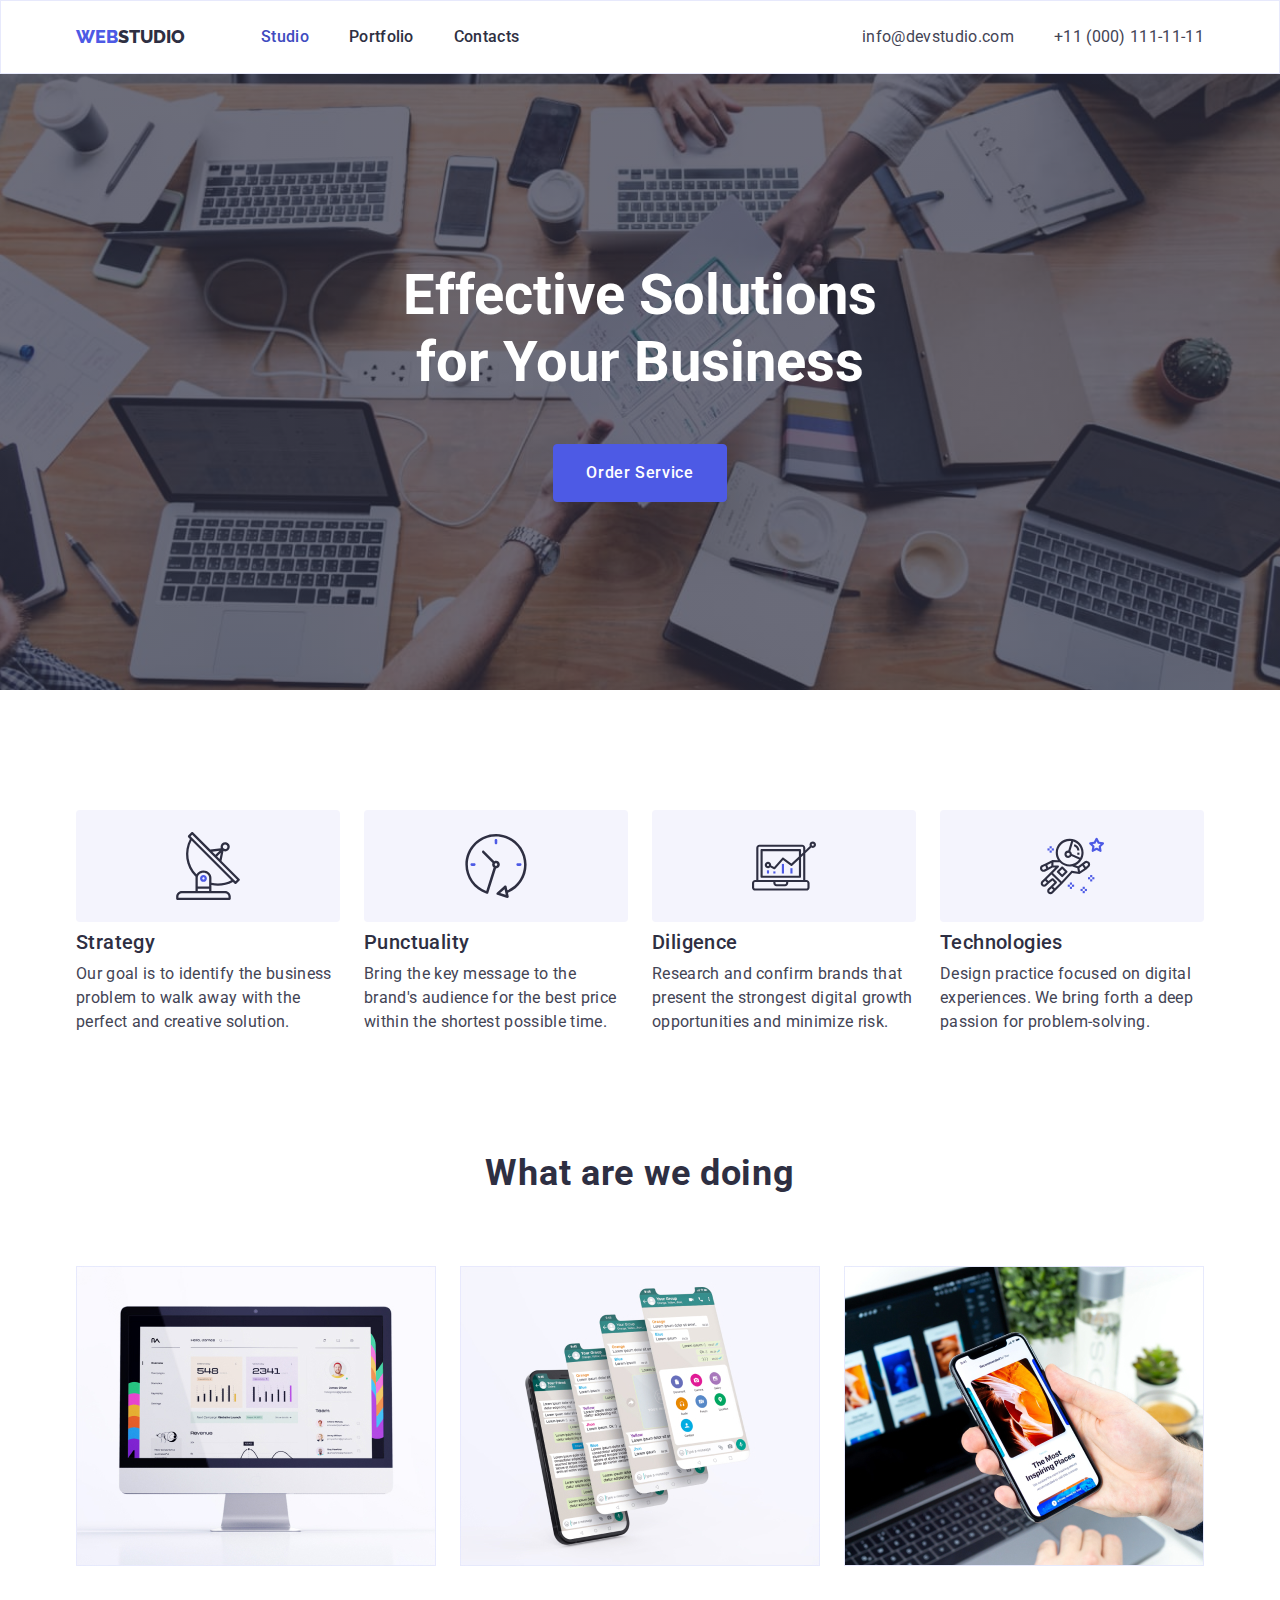
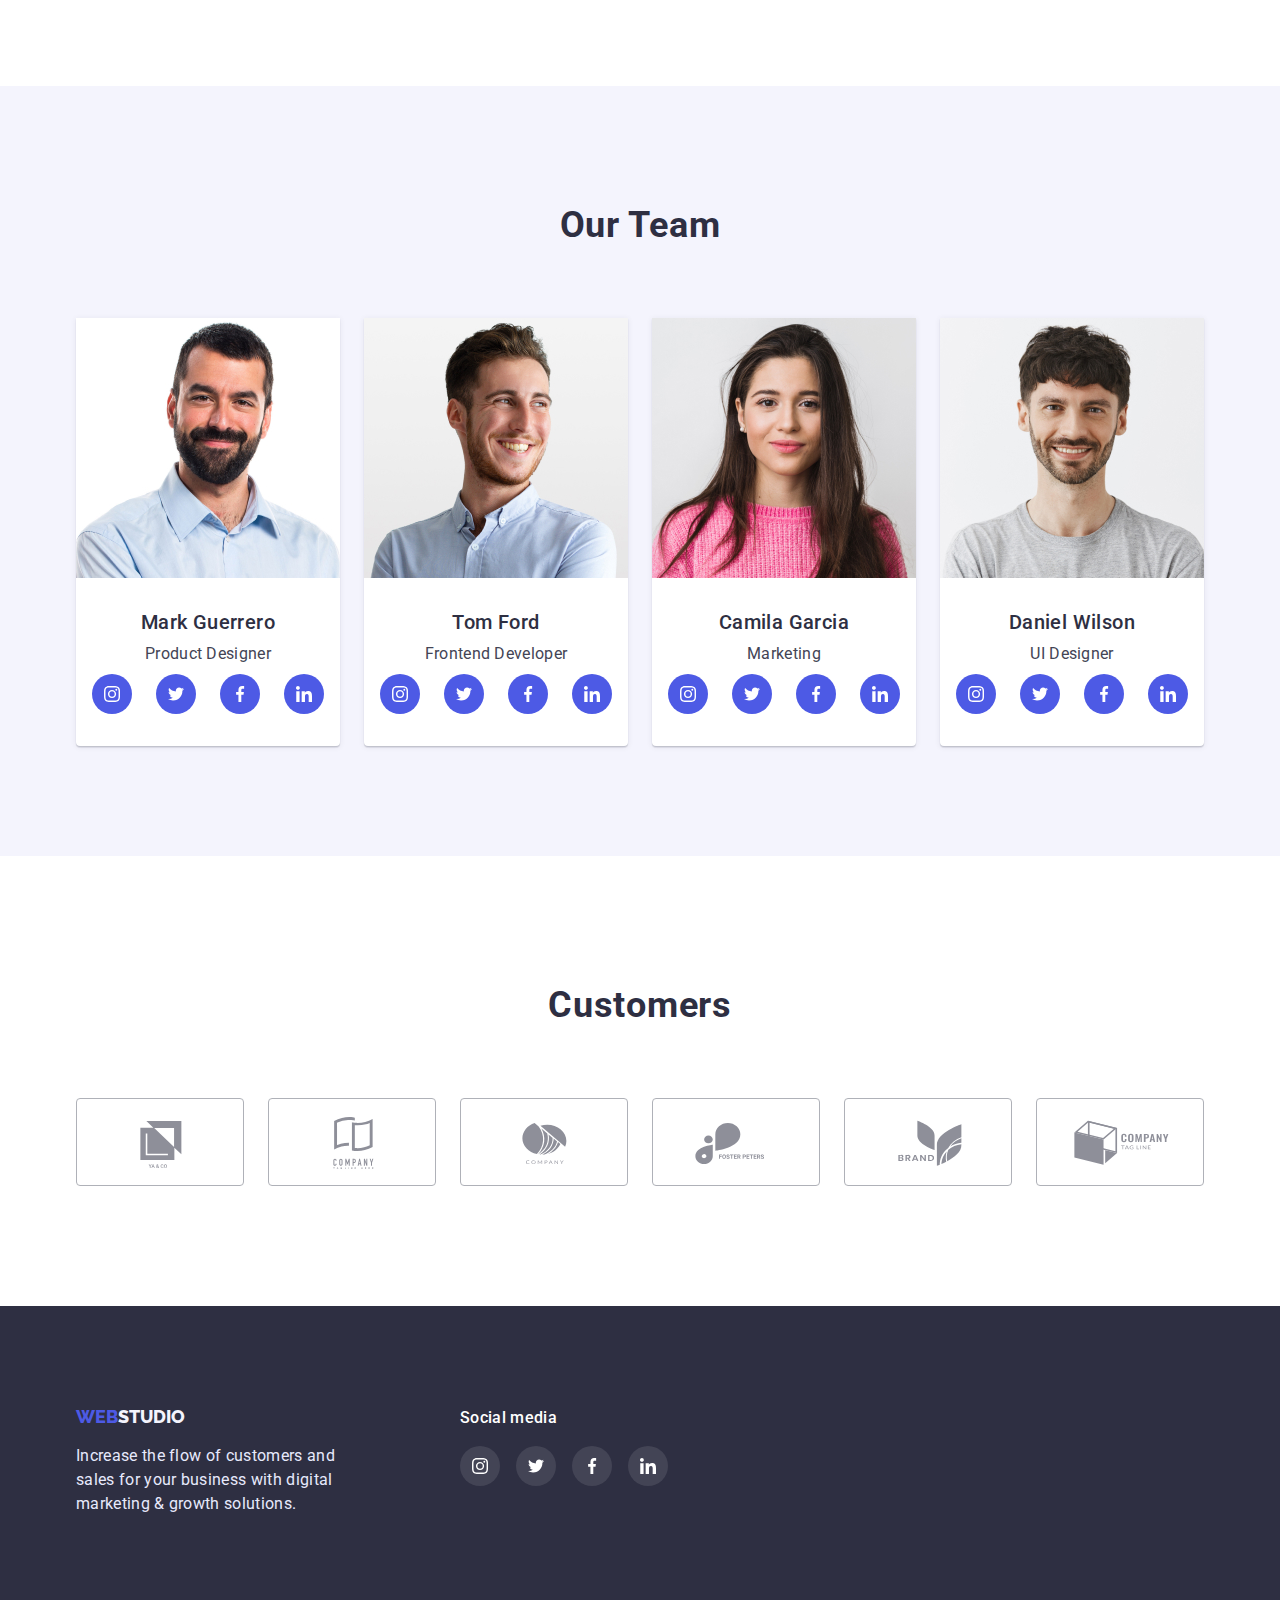
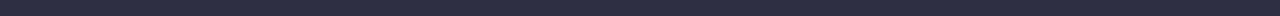
<file: index.html>
<!DOCTYPE html>
<html lang="en">
  <head>
    <meta charset="UTF-8" />
    <meta name="viewport" content="width=device-width, initial-scale=1.0" />
    <title>Web Studio</title>
    <link rel="preconnect" href="https://fonts.googleapis.com" />
    <link rel="preconnect" href="https://fonts.gstatic.com" crossorigin />
    <link
      href="https://fonts.googleapis.com/css2?family=Raleway:wght@800&family=Roboto:wght@400;500;700;900&display=swap"
      rel="stylesheet"
    />
    <link
      rel="stylesheet"
      href="https://cdnjs.cloudflare.com/ajax/libs/modern-normalize/1.1.0/modern-normalize.min.css"
    />
    <link rel="stylesheet" href="./css/styles.css" />
  </head>

  <body>
    <!--Шапка сайту-->
    <header class="header">
      <div class="container">
        <nav class="header-navigation">
          <a href="./index.html" class="header-logo-link"
            ><span class="header-logo-web">WEB</span>STUDIO</a
          >
          <ul class="header-list">
            <li class="header-item">
              <a href="" class="header-link current">Studio</a>
            </li>
            <li class="header-item">
              <a href="./portfolio.html" class="header-link">Portfolio</a>
            </li>
            <li class="header-item">
              <a href="" class="header-link">Contacts</a>
            </li>
          </ul>
        </nav>
        <div class="header-address">
          <ul class="address-list">
            <li class="address-item">
              <a href="mailto:info@devstudio.com" class="header-mail-link"
                >info@devstudio.com</a
              >
            </li>
            <li class="address-item">
              <a href="tel:+110001111111" class="header-tel-link"
                >+11 (000) 111-11-11</a
              >
            </li>
          </ul>
        </div>
      </div>
    </header>

    <!--Герой сторінки-->
    <main>
      <section class="hero">
        <h1 class="hero-title">Effective Solutions for Your Business</h1>
        <button type="button" class="hero-btn">Order Service</button>
      </section>

      <!--Наші переваги-->
      <section class="advantages section">
        <div class="container">
          <ul class="advantages-list">
            <li class="advantages-item icon-strategy">
              <h3 class="advantages-title">Strategy</h3>
              <p class="advantages-subtitle">
                Our goal is to identify the business problem to walk away with
                the perfect and creative solution.
              </p>
            </li>

            <li class="advantages-item icon-punctuality">
              <h3 class="advantages-title">Punctuality</h3>

              <p class="advantages-subtitle">
                Bring the key message to the brand's audience for the best price
                within the shortest possible time.
              </p>
            </li>

            <li class="advantages-item icon-diligence">
              <h3 class="advantages-title">Diligence</h3>

              <p class="advantages-subtitle">
                Research and confirm brands that present the strongest digital
                growth opportunities and minimize risk.
              </p>
            </li>

            <li class="advantages-item icon-technologies">
              <h3 class="advantages-title">Technologies</h3>

              <p class="advantages-subtitle">
                Design practice focused on digital experiences. We bring forth a
                deep passion for problem-solving.
              </p>
            </li>
          </ul>
        </div>
      </section>

      <!--Чим ми займаємось-->
      <section class="directions section">
        <div class="container">
          <h2 class="directions-title">What are we doing</h2>
          <ul class="directions-list">
            <li class="directions-item">
              <img
                src="./images/service-1.jpg"
                width="360"
                height="300"
                alt="image desktop apps"
              />
            </li>
            <li class="directions-item">
              <img
                src="./images/service-2.jpg"
                width="360"
                height="300"
                alt="image mobile apps"
              />
            </li>
            <li class="directions-item">
              <img
                src="./images/service-3.jpg"
                width="360"
                height="300"
                alt="image design solutions"
              />
            </li>
          </ul>
        </div>
      </section>

      <!--Наша команда-->
      <section class="team section">
        <div class="container">
          <h2 class="team-title">Our Team</h2>
          <ul class="team-list">
            <li class="team-item">
              <img
                src="./images/product-designer.jpg"
                width="264"
                height="260"
                alt="image Mark Guerrero"
              />
              <div class="team-cards-text">
                <h3 class="team-suptitle">Mark Guerrero</h3>
                <p lang="en" class="team-subtitle">Product Designer</p>
                <ul class="team-social-list">
                  <li class="team-social-item">
                    <a class="team-social-link" href="" aria-label="Instagram">
                      <svg class="team-icon-social">
                        <use
                          href="./images/sprite.svg#icon-instagram-team"
                        ></use>
                      </svg>
                    </a>
                  </li>
                  <li class="team-social-item">
                    <a class="team-social-link" href="" aria-label="Twitter">
                      <svg class="team-icon-social">
                        <use href="./images/sprite.svg#icon-twitter-team"></use>
                      </svg>
                    </a>
                  </li>
                  <li class="team-social-item">
                    <a class="team-social-link" href="" aria-label="Facebook"
                      ><svg class="team-icon-social">
                        <use
                          href="./images/sprite.svg#icon-facebook-team"
                        ></use>
                      </svg>
                    </a>
                  </li>
                  <li class="team-social-item">
                    <a class="team-social-link" href="" aria-label="LinkedIn">
                      <svg class="team-icon-social">
                        <use
                          href="./images/sprite.svg#icon-linkedin-team"
                        ></use>
                      </svg>
                    </a>
                  </li>
                </ul>
              </div>
            </li>
            <li class="team-item">
              <img
                src="./images/frontend-developer.jpg"
                width="264"
                height="260"
                alt="image Tom Ford"
              />
              <div class="team-cards-text">
                <h3 class="team-suptitle">Tom Ford</h3>
                <p lang="en" class="team-subtitle">Frontend Developer</p>
                <ul class="team-social-list">
                  <li class="team-social-item">
                    <a class="team-social-link" href="" aria-label="Instagram">
                      <svg class="team-icon-social">
                        <use
                          href="./images/sprite.svg#icon-instagram-team"
                        ></use>
                      </svg>
                    </a>
                  </li>
                  <li class="team-social-item">
                    <a class="team-social-link" href="" aria-label="Twitter">
                      <svg class="team-icon-social">
                        <use href="./images/sprite.svg#icon-twitter-team"></use>
                      </svg>
                    </a>
                  </li>
                  <li class="team-social-item">
                    <a class="team-social-link" href="" aria-label="Facebook"
                      ><svg class="team-icon-social">
                        <use
                          href="./images/sprite.svg#icon-facebook-team"
                        ></use>
                      </svg>
                    </a>
                  </li>
                  <li class="team-social-item">
                    <a class="team-social-link" href="" aria-label="LinkedIn">
                      <svg class="team-icon-social">
                        <use
                          href="./images/sprite.svg#icon-linkedin-team"
                        ></use>
                      </svg>
                    </a>
                  </li>
                </ul>
              </div>
            </li>
            <li class="team-item">
              <img
                src="./images/marketing.jpg"
                width="264"
                height="260"
                alt="image Camila Garcia"
              />
              <div class="team-cards-text">
                <h3 class="team-suptitle">Camila Garcia</h3>
                <p lang="en" class="team-subtitle">Marketing</p>
                <ul class="team-social-list">
                  <li class="team-social-item">
                    <a class="team-social-link" href="" aria-label="Instagram">
                      <svg class="team-icon-social">
                        <use
                          href="./images/sprite.svg#icon-instagram-team"
                        ></use>
                      </svg>
                    </a>
                  </li>
                  <li class="team-social-item">
                    <a class="team-social-link" href="" aria-label="Twitter">
                      <svg class="team-icon-social">
                        <use href="./images/sprite.svg#icon-twitter-team"></use>
                      </svg>
                    </a>
                  </li>
                  <li class="team-social-item">
                    <a class="team-social-link" href="" aria-label="Facebook"
                      ><svg class="team-icon-social">
                        <use
                          href="./images/sprite.svg#icon-facebook-team"
                        ></use>
                      </svg>
                    </a>
                  </li>
                  <li class="team-social-item">
                    <a class="team-social-link" href="" aria-label="LinkedIn">
                      <svg class="team-icon-social">
                        <use
                          href="./images/sprite.svg#icon-linkedin-team"
                        ></use>
                      </svg>
                    </a>
                  </li>
                </ul>
              </div>
            </li>
            <li class="team-item">
              <img
                src="./images/ui-designer.jpg"
                width="264"
                height="260"
                alt="image Daniel Wilson"
              />
              <div class="team-cards-text">
                <h3 class="team-suptitle">Daniel Wilson</h3>
                <p lang="en" class="team-subtitle">UI Designer</p>
                <ul class="team-social-list">
                  <li class="team-social-item">
                    <a class="team-social-link" href="" aria-label="Instagram">
                      <svg class="team-icon-social">
                        <use
                          href="./images/sprite.svg#icon-instagram-team"
                        ></use>
                      </svg>
                    </a>
                  </li>
                  <li class="team-social-item">
                    <a class="team-social-link" href="" aria-label="Twitter">
                      <svg class="team-icon-social">
                        <use href="./images/sprite.svg#icon-twitter-team"></use>
                      </svg>
                    </a>
                  </li>
                  <li class="team-social-item">
                    <a class="team-social-link" href="" aria-label="Facebook"
                      ><svg class="team-icon-social">
                        <use
                          href="./images/sprite.svg#icon-facebook-team"
                        ></use>
                      </svg>
                    </a>
                  </li>
                  <li class="team-social-item">
                    <a class="team-social-link" href="" aria-label="LinkedIn">
                      <svg class="team-icon-social">
                        <use
                          href="./images/sprite.svg#icon-linkedin-team"
                        ></use>
                      </svg>
                    </a>
                  </li>
                </ul>
              </div>
            </li>
          </ul>
        </div>
      </section>

      <!-- Наші клієнти -->

      <section class="customers">
        <div class="container">
          <h2 class="customers-title">Customers</h2>
          <ul class="customers-list">
            <li class="customers-item">
              <a class="customers-link" href=""
                ><svg class="customers-svg">
                  <use href="./images/sprite.svg#icon-logo-ya-co"></use></svg
              ></a>
            </li>
            <li class="customers-item">
              <a class="customers-link" href=""
                ><svg class="customers-svg">
                  <use
                    href="./images/sprite.svg#icon-logo-tegline-here"
                  ></use></svg
              ></a>
            </li>
            <li class="customers-item">
              <a class="customers-link" href=""
                ><svg class="customers-svg">
                  <use href="./images/sprite.svg#icon-logo-company"></use></svg
              ></a>
            </li>
            <li class="customers-item">
              <a class="customers-link" href=""
                ><svg class="customers-svg">
                  <use
                    href="./images/sprite.svg#icon-logo-foster-peters"
                  ></use></svg
              ></a>
            </li>
            <li class="customers-item">
              <a class="customers-link" href=""
                ><svg class="customers-svg">
                  <use href="./images/sprite.svg#icon-logo-brand"></use></svg
              ></a>
            </li>
            <li class="customers-item">
              <a class="customers-link" href=""
                ><svg class="customers-svg">
                  <use href="./images/sprite.svg#icon-logo-tegline"></use></svg
              ></a>
            </li>
          </ul>
        </div>
      </section>
    </main>

    <!--Підвал сайту-->
    <footer class="footer">
      <div class="container leveling">
        <div>
          <a href="./index.html" class="footer-logo-link"
            ><span class="footer-logo-web">WEB</span>STUDIO</a
          >
          <p class="footer-subtitle">
            Increase the flow of customers and sales for your business with
            digital marketing & growth solutions.
          </p>
        </div>
        <div>
          <h4 class="footer-social-title">Social media</h4>
          <ul class="footer-social-list">
            <li class="footer-social-item">
              <a class="footer-social-link" href="">
                <svg class="footer-icon-social">
                  <use href="./images/sprite.svg#icon-instagram-footer"></use>
                </svg>
              </a>
            </li>
            <li class="footer-social-item">
              <a class="footer-social-link" href="">
                <svg class="footer-icon-social">
                  <use href="./images/sprite.svg#icon-twitter-footer"></use>
                </svg>
              </a>
            </li>
            <li class="footer-social-item">
              <a class="footer-social-link" href="">
                <svg class="footer-icon-social">
                  <use href="./images/sprite.svg#icon-facebook-footer"></use>
                </svg>
              </a>
            </li>
            <li class="footer-social-item">
              <a class="footer-social-link" href="">
                <svg class="footer-icon-social">
                  <use href="./images/sprite.svg#icon-linkedin-footer"></use>
                </svg>
              </a>
            </li>
          </ul>
        </div>
      </div>
    </footer>
  </body>
</html>
</file>
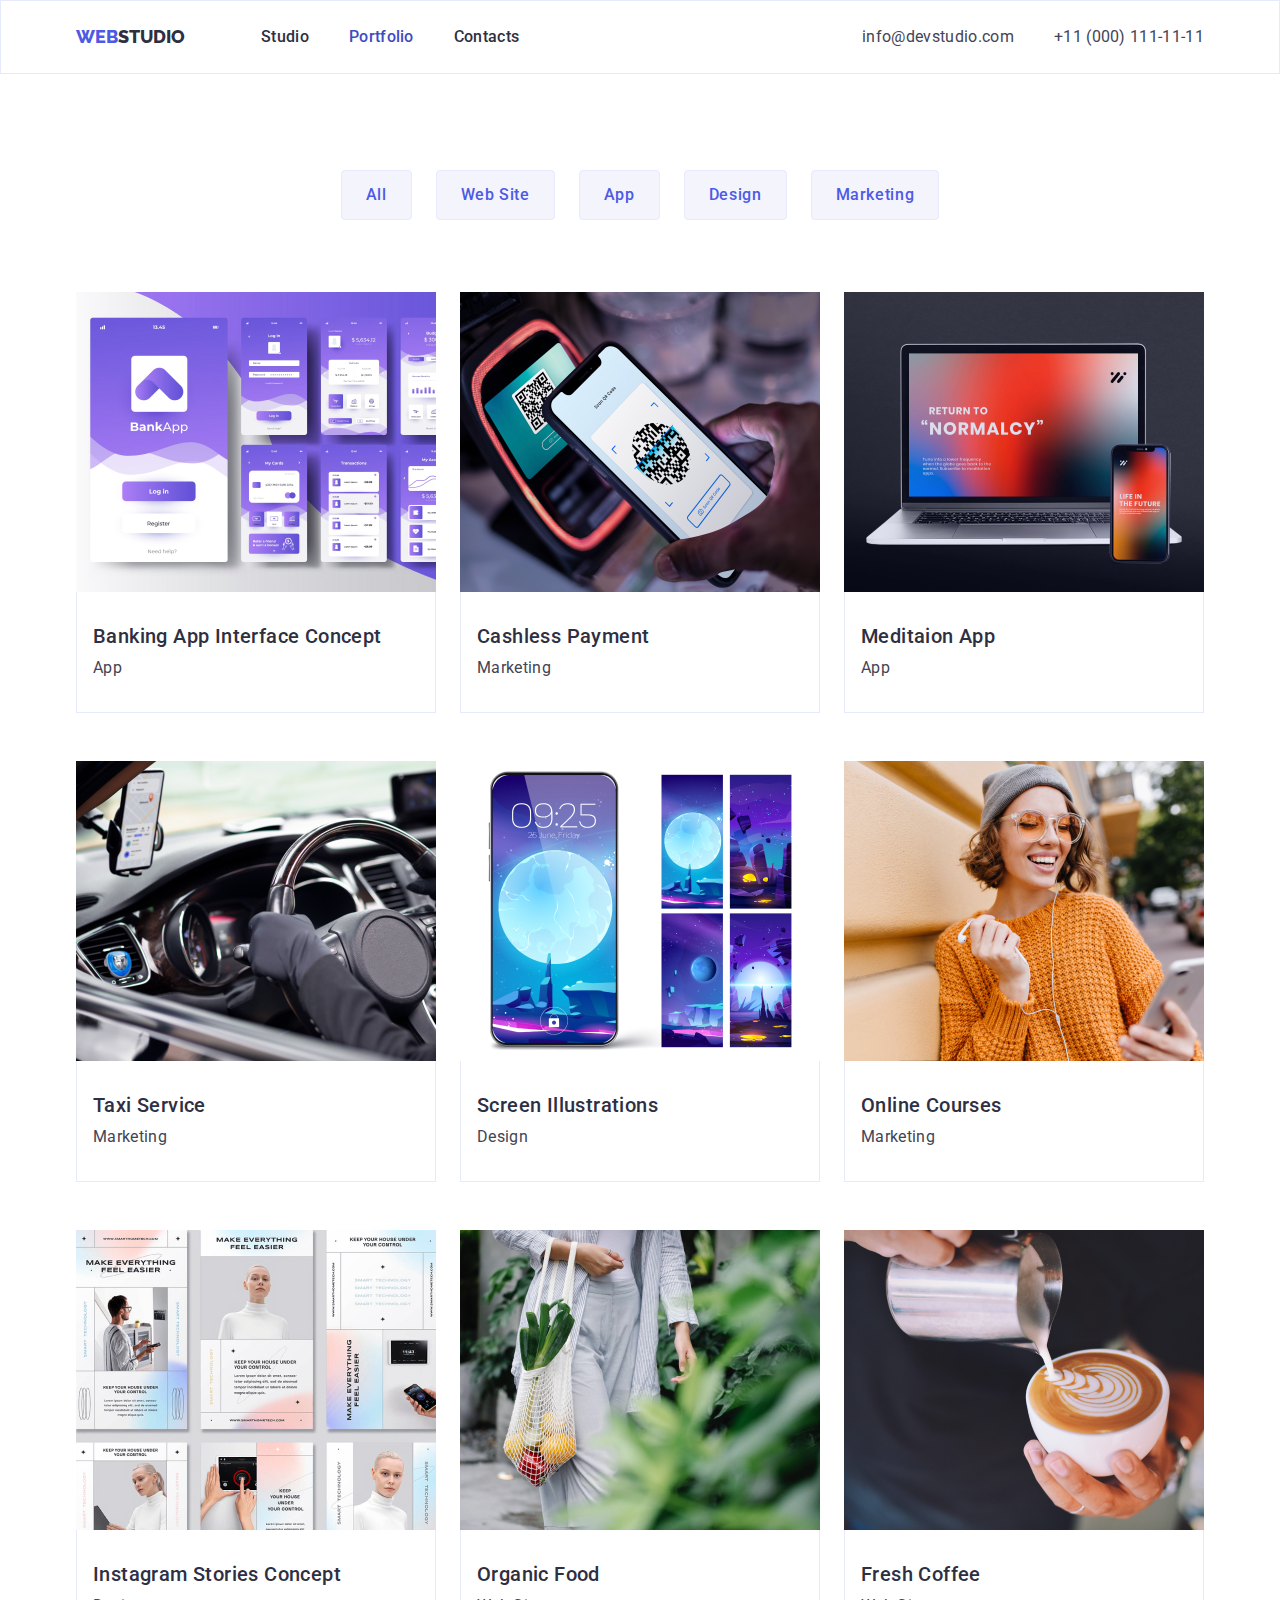
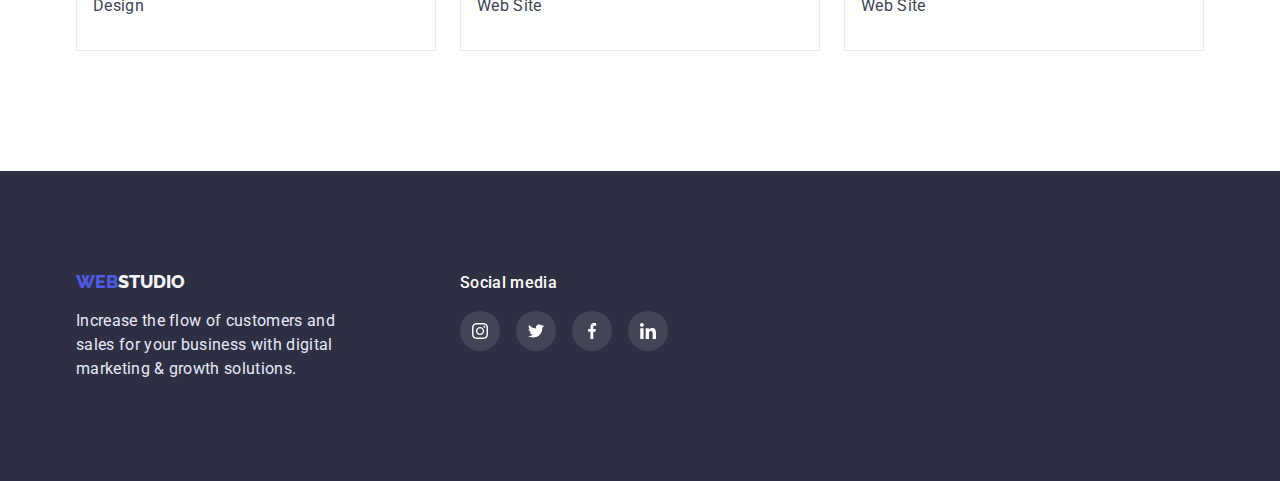
<file: portfolio.html>
<!DOCTYPE html>
<html lang="en">
  <head>
    <meta charset="UTF-8" />
    <meta name="viewport" content="width=device-width, initial-scale=1.0" />
    <title>Portfolio</title>
    <link rel="preconnect" href="https://fonts.googleapis.com" />
    <link rel="preconnect" href="https://fonts.gstatic.com" crossorigin />
    <link
      href="https://fonts.googleapis.com/css2?family=Raleway:wght@800&family=Roboto:wght@400;500;700;900&display=swap"
      rel="stylesheet"
    />
    <link
      rel="stylesheet"
      href="https://cdnjs.cloudflare.com/ajax/libs/modern-normalize/1.1.0/modern-normalize.min.css"
    />
    <link rel="stylesheet" href="./css/styles.css" />
  </head>
  <body>
    <!--Шапка сайту-->
    <header class="header">
      <div class="container">
        <nav class="header-navigation current">
          <a href="./index.html" class="header-logo-link"
            ><span class="header-logo-web">WEB</span>STUDIO</a
          >
          <ul class="header-list">
            <li class="header-item">
              <a href="./index.html" class="header-link">Studio</a>
            </li>
            <li class="header-item">
              <a href="./portfolio.html" class="header-link current"
                >Portfolio</a
              >
            </li>
            <li class="header-item">
              <a href="" class="header-link">Contacts</a>
            </li>
          </ul>
        </nav>
        <div class="header-address">
          <ul class="address-list">
            <li class="address-item">
              <a href="mailto:info@devstudio.com" class="header-mail-link"
                >info@devstudio.com</a
              >
            </li>
            <li class="address-item">
              <a href="tel:+110001111111" class="header-tel-link"
                >+11 (000) 111-11-11</a
              >
            </li>
          </ul>
        </div>
      </div>
    </header>
    <main>
      <section class="portfolio">
        <!--Меню проектів портфоліо-->

        <div class="container">
          <ul class="portfolio-list">
            <li class="portfolio-item">
              <button class="portfolio-btn" type="button">All</button>
            </li>
            <li class="portfolio-item">
              <button class="portfolio-btn" type="button">Web Site</button>
            </li>
            <li class="portfolio-item">
              <button class="portfolio-btn" type="button">App</button>
            </li>
            <li class="portfolio-item">
              <button class="portfolio-btn" type="button">Design</button>
            </li>
            <li class="portfolio-item">
              <button class="portfolio-btn" type="button">Marketing</button>
            </li>
          </ul>

          <!--Проекти портфоліо-->

          <ul class="projects-list">
            <!-- Projects Card 1 -->

            <li class="projects-item">
              <a class="projects-link" href="">
                <img
                  src="./images/banking-app.jpg"
                  width="360"
                  height="300"
                  alt="Banking App Interface Concept"
                />
                <div class="projects-border-cards">
                  <h2 class="projects-title">Banking App Interface Concept</h2>
                  <p class="projects-subtitle">App</p>
                </div>
              </a>
            </li>

            <!-- Projects Card 2 -->

            <li class="projects-item">
              <a class="projects-link" href="">
                <img
                  src="./images/cashless-payment.jpg"
                  width="360"
                  height="300"
                  alt="Cashless Payment"
                />
                <div class="projects-border-cards">
                  <h2 class="projects-title">Cashless Payment</h2>
                  <p class="projects-subtitle">Marketing</p>
                </div>
              </a>
            </li>

            <!-- Projects Card 3 -->

            <li class="projects-item">
              <a class="projects-link" href="">
                <img
                  src="./images/meditaion-app.jpg"
                  width="360"
                  height="300"
                  alt="Meditaion App"
                />
                <div class="projects-border-cards">
                  <h2 class="projects-title">Meditaion App</h2>
                  <p class="projects-subtitle">App</p>
                </div>
              </a>
            </li>

            <!-- Projects Card 4 -->

            <li class="projects-item">
              <a class="projects-link" href="">
                <img
                  src="./images/taxi-service.jpg"
                  width="360"
                  height="300"
                  alt="Проект Prime"
                />
                <div class="projects-border-cards">
                  <h2 class="projects-title">Taxi Service</h2>
                  <p class="projects-subtitle">Marketing</p>
                </div>
              </a>
            </li>

            <!-- Projects Card 5 -->

            <li class="projects-item">
              <a class="projects-link" href="">
                <img
                  src="./images/screen-illustrations.jpg"
                  width="360"
                  height="300"
                  alt="Проект Boxes"
                />
                <div class="projects-border-cards">
                  <h2 class="projects-title">Screen Illustrations</h2>
                  <p class="projects-subtitle">Design</p>
                </div>
              </a>
            </li>

            <!-- Projects Card 6 -->

            <li class="projects-item">
              <a class="projects-link" href="">
                <img
                  src="./images/online-courses.jpg"
                  width="360"
                  height="300"
                  alt="Inspiration has no Borders"
                />
                <div class="projects-border-cards">
                  <h2 class="projects-title">Online Courses</h2>
                  <p class="projects-subtitle">Marketing</p>
                </div>
              </a>
            </li>

            <!-- Projects Card 7 -->

            <li class="projects-item">
              <a class="projects-link" href="">
                <img
                  src="./images/instagram-stories.jpg"
                  width="360"
                  height="300"
                  alt="Издание Limited Edition"
                />
                <div class="projects-border-cards">
                  <h2 class="projects-title">Instagram Stories Concept</h2>
                  <p class="projects-subtitle">Design</p>
                </div>
              </a>
            </li>

            <!-- Projects Card 8 -->

            <li class="projects-item">
              <a class="projects-link" href="">
                <img
                  src="./images/organic-food.jpg"
                  width="360"
                  height="300"
                  alt="Проект LAB"
                />
                <div class="projects-border-cards">
                  <h2 class="projects-title">Organic Food</h2>
                  <p class="projects-subtitle">Web Site</p>
                </div>
              </a>
            </li>

            <!-- Projects Card 9 -->

            <li class="projects-item">
              <a class="projects-link" href="">
                <img
                  src="./images/fresh-coffee.jpg"
                  width="360"
                  height="300"
                  alt="Growing Business"
                />
                <div class="projects-border-cards">
                  <h2 class="projects-title">Fresh Coffee</h2>
                  <p class="projects-subtitle">Web Site</p>
                </div>
              </a>
            </li>
          </ul>
        </div>
      </section>
    </main>

    <!--Підвал сайту-->
    <footer class="footer">
      <div class="container leveling">
        <div>
          <a href="./index.html" class="footer-logo-link"
            ><span class="footer-logo-web">WEB</span>STUDIO</a
          >
          <p class="footer-subtitle">
            Increase the flow of customers and sales for your business with
            digital marketing & growth solutions.
          </p>
        </div>
        <div>
          <h4 class="footer-social-title">Social media</h4>
          <ul class="footer-social-list">
            <li class="footer-social-item">
              <a class="footer-social-link" href="">
                <svg class="footer-icon-social">
                  <use href="./images/sprite.svg#icon-instagram-footer"></use>
                </svg>
              </a>
            </li>
            <li class="footer-social-item">
              <a class="footer-social-link" href="">
                <svg class="footer-icon-social">
                  <use href="./images/sprite.svg#icon-twitter-footer"></use>
                </svg>
              </a>
            </li>
            <li class="footer-social-item">
              <a class="footer-social-link" href="">
                <svg class="footer-icon-social">
                  <use href="./images/sprite.svg#icon-facebook-footer"></use>
                </svg>
              </a>
            </li>
            <li class="footer-social-item">
              <a class="footer-social-link" href="">
                <svg class="footer-icon-social">
                  <use href="./images/sprite.svg#icon-linkedin-footer"></use>
                </svg>
              </a>
            </li>
          </ul>
        </div>
      </div>
    </footer>
  </body>
</html>
</file>
<file: css/styles.css>
/* ---Палітра кольорів--- */

:root {
  --Primary-brand-color: #4d5ae5;
  --Pressed-state-color: #404bbf;
  --Success-color: #31d0aa;
  --Dark-color: #2e2f42;
  --Text-color: #434455;
  --Subtle-text-color: #8e8f99;
  --Accent-color: #e7e9fc;
  --Light-color: #f4f4fd;
}

/* ---Значення по замовчуванні--- */

ul {
  list-style: none;
}

li {
  list-style: none;
}

a {
  text-decoration: none;
}

img {
  display: block;
  max-width: 100%;
  height: auto;
}

h1,
h2,
h3,
h4,
h5,
h6,
p,
ul {
  margin: 0;
  padding: 0;
}

body {
  font-family: "Roboto", sans-serif;
  font-size: 16px;
  background: #ffffff;
  color: var(--Dark-color);
}

.section {
  padding-top: 120px;
  padding-bottom: 120px;
}

/*-----Шапка сайту-----*/

.container {
  max-width: 1158px;
  padding: 0 15px;
  margin: 0 auto;
}

.header .container {
  display: flex;
  align-items: center;
}

.header {
  border: 1px solid var(--Accent-color);
}

.header-navigation {
  display: flex;
  align-items: center;
  justify-content: space-between;
}

.header-list {
  display: flex;
}

.header-item:not(:last-child) {
  margin-right: 40px;
}

.header-logo-link {
  font-family: "Raleway";
  font-weight: 800;
  font-size: 18px;
  line-height: 1.33;
  color: var(--Dark-color);
  margin-right: 76px;
  padding: 24px 0;
}

.header-logo-web {
  color: var(--Primary-brand-color);
}

.header-address {
  margin-left: auto;
}

.address-list {
  display: flex;
  align-items: center;
}

.address-item:not(:last-child) {
  margin-right: 40px;
}

.header-link {
  font-weight: 500;
  font-size: 16px;
  line-height: 1.5;
  letter-spacing: 0.02em;
  color: var(--Dark-color);
  padding: 24px 0;
}

.header-mail-link,
.header-tel-link {
  font-style: normal;
  font-size: 16px;
  line-height: 1.5;
  letter-spacing: 0.02em;
  color: var(--Text-color);
  padding: 24px 0px;
}

.header-link:hover,
.header-mail-link:hover,
.header-tel-link:hover,
.header-link:focus,
.header-mail-link:focus,
.header-tel-link:focus {
  color: var(--Pressed-state-color);
}
.header-link.current {
  color: var(--Pressed-state-color);
}

/* ---Секція герой сторінки--- */

.hero {
  max-width: 1440px;
  min-height: 600px;
  padding-top: 188px;
  padding-bottom: 188px;
  margin-left: auto;
  margin-right: auto;
  text-align: center;
  background-color: var(--Dark-color);
  background-image: linear-gradient(
      to right,
      rgba(46, 47, 66, 0.7),
      rgba(46, 47, 66, 0.7)
    ),
    url(../images/hero-image.jpg);
  background-repeat: no-repeat;
  background-position: center;
  background-size: cover;
}

.hero-title {
  max-width: 494px;
  margin: 0 auto;
  font-size: 56px;
  line-height: 1.2;
  color: #ffffff;
}

.hero-btn {
  min-width: 169px;
  margin-top: 48px;
  padding: 16px 32px;
  font-family: inherit;
  font-weight: 500;
  font-size: 16px;
  line-height: 1.5;
  letter-spacing: 0.04em;
  color: #ffffff;
  background-color: var(--Primary-brand-color);
  border: 1px solid var(--Primary-brand-color);
  border-radius: 4px;
}

.hero-btn:hover,
.hero-btn:focus {
  background-color: var(--Pressed-state-color);
}

/* ---Секція Наші переваги--- */

/* ------------альтернативний варіант оформлення----------- */

/* .advantages-list {
  display: flex;
  gap: 24px;
} */
.advantages {
  padding-bottom: 60px;
}

.advantages-list {
  display: flex;
  align-content: center;
}

.advantages-item::before {
  display: block;
  content: "";
  min-width: 264px;
  height: 112px;
  background-size: 64px;
  background-repeat: no-repeat;
  background-position: center;
  background-color: var(--Light-color);
  border-radius: 4px;
}

.icon-strategy::before {
  background-image: url(../images/icon-strategy.svg);
}
.icon-punctuality::before {
  background-image: url(../images/icon-punctuality.svg);
}
.icon-diligence::before {
  background-image: url(../images/icon-diligence.svg);
}
.icon-technologies::before {
  background-image: url(../images/icon-technologies.svg);
}

.advantages-item:not(:last-child) {
  margin-right: 24px;
}

.advantages-title {
  font-weight: 500;
  font-size: 20px;
  line-height: 24px;
  letter-spacing: 0.02em;
  margin-top: 8px;
  margin-bottom: 8px;
}

.advantages-subtitle {
  font-size: 16px;
  line-height: 1.5;
  letter-spacing: 0.02em;
  color: var(--Text-color);
}

/* ---Чим ми займаємось--- */
.directions {
  padding-top: 60px;
}

.directions-list {
  display: flex;
  gap: 24px;
}

/* .directions-item:not(:last-child) {
  margin-right: 24px;
} */

/* --- Секція Наша команда--- */

.team {
  padding-bottom: 110px;
  background-color: var(--Light-color);
}

.team-list {
  display: flex;
  flex-wrap: wrap;
  gap: 24px;
}

/* .team-item:not(:last-child) {
  margin-right: 24px;
} */

.team-item {
  background: #ffffff;
  box-shadow: 0px 1px 6px rgba(46, 47, 66, 0.08),
    0px 1px 1px rgba(46, 47, 66, 0.16), 0px 2px 1px rgba(46, 47, 66, 0.08);
  border-radius: 0px 0px 4px 4px;
}

.team-cards-text {
  padding: 32px 0 32px 0;
}

.team-suptitle {
  text-align: center;
  font-weight: 500;
  font-size: 20px;
  line-height: 1.2;
  letter-spacing: 0.02em;
  color: var(--Dark-color);
}

.team-subtitle {
  margin-top: 8px;
  text-align: center;
  font-size: 16px;
  line-height: 1.5;
  letter-spacing: 0.02em;
  color: var(--Text-color);
}
/* ------Соцмережі команди------ */

.team-social-list {
  display: flex;
  justify-content: center;
  gap: 24px;
  margin-top: 8px;
}

.team-social-link {
  display: flex;
  justify-content: center;
  align-items: center;
  width: 40px;
  height: 40px;
  border-radius: 50%;
  background-color: var(--Primary-brand-color);
}
.team-social-link:hover,
.team-social-link:focus {
  background-color: var(--Pressed-state-color);
}

.team-icon-social {
  width: 16px;
  height: 16px;
  fill: #ffffff;
}

/* ------Наші клієнти------ */

.customers {
  padding-top: 130px;
  padding-bottom: 120px;
}

.customers-list {
  display: flex;
  flex-wrap: wrap;
  gap: 24px;
}
.customers-link {
  display: flex;
  justify-content: center;
  align-items: center;
  width: 168px;
  height: 88px;
  border: 1px solid #afb1b8;
  border-radius: 4px;
}

.customers-link:hover,
.customers-link:focus {
  border-color: var(--Pressed-state-color);
}
.customers-link:hover .customers-svg,
.customers-link:focus .customers-svg {
  fill: var(--Pressed-state-color);
}

.customers-svg {
  width: 104px;
  height: 56px;
  fill: var(--Subtle-text-color);
}

.team-title,
.directions-title,
.customers-title {
  margin-bottom: 72px;
  text-align: center;
  font-size: 36px;
  line-height: 1.11;
  letter-spacing: 0.02em;
  color: var(--Dark-color);
}
/* ---------------Portfolio page------------------ */

/* ---Меню проектів портфоліо--- */

.portfolio {
  padding-top: 96px;
  padding-bottom: 120px;
}

.portfolio-list {
  display: flex;
  justify-content: center;
}

.portfolio-item:not(:last-child) {
  margin-right: 24px;
}

.portfolio-btn {
  display: inline-block;
  text-align: center;
  min-width: 69px;
  font-family: inherit;
  padding: 12px 24px;
  font-weight: 500;
  font-size: 16px;
  line-height: 1.5;
  letter-spacing: 0.04em;
  color: var(--Primary-brand-color);
  background-color: var(--Light-color);
  border: 1px solid #e7e9fc;
  border-radius: 4px;
  cursor: pointer;
}

.portfolio-btn:hover,
.portfolio-btn:focus {
  color: #ffffff;
  background-color: var(--Pressed-state-color);
  border-color: var(--Pressed-state-color);
  box-shadow: 0px 3px 1px rgba(0, 0, 0, 0.1), 0px 2px 1px rgba(0, 0, 0, 0.08),
    0px 2px 2px rgba(0, 0, 0, 0.12);
}

/* ---Проекти портфоліо--- */

.projects-list {
  display: flex;
  flex-wrap: wrap;
  row-gap: 48px;
  column-gap: 24px;
  margin-top: 72px;
}

.projects-item:hover,
.projects-item:focus {
  box-shadow: 0px 2px 1px rgba(46, 47, 66, 0.08),
    0px 1px 1px rgba(46, 47, 66, 0.16), 0px 1px 6px rgba(46, 47, 66, 0.08);
}
.projects-title {
  font-weight: 500;
  font-size: 20px;
  line-height: 1.2;
  letter-spacing: 0.02em;
  color: var(--Dark-color);
}

.projects-subtitle {
  margin-top: 8px;
  font-size: 16px;
  line-height: 1.5;
  letter-spacing: 0.02em;
  color: var(--Text-color);
}

.projects-border-cards {
  display: block;
  padding: 32px 0 32px 16px;
  border: 1px solid var(--Accent-color);
  /* border-width: 0 1px 1px 1px; */
  border-top: none;
}

/* ---Підвал сайту--- */

.footer {
  padding: 100px 0px;
  background-color: var(--Dark-color);
}

.footer-logo-link {
  display: block;
  margin-bottom: 16px;
  font-family: "Raleway";
  font-weight: 800;
  font-size: 18px;
  line-height: 1.16;
  color: var(--Light-color);
}

.footer-logo-web {
  color: var(--Primary-brand-color);
}

.footer-subtitle {
  margin-right: 120px;
  width: 264px;
  font-size: 16px;
  line-height: 1.5;
  letter-spacing: 0.02em;
  color: var(--Accent-color);
}
/* -----Соціальні мережі футера----- */

.leveling {
  display: flex;
  align-items: baseline;
}

.footer-social-list {
  display: flex;
  justify-content: center;
  gap: 16px;
}
.footer-social-title {
  margin-bottom: 16px;
  font-family: "Roboto";
  font-style: normal;
  font-weight: 500;
  font-size: 16px;
  line-height: 1.5;
  letter-spacing: 0.02em;
  color: #ffffff;
}
.footer-social-link {
  display: flex;
  justify-content: center;
  align-items: center;
  width: 40px;
  height: 40px;
  border-radius: 50%;
  background: rgba(255, 255, 255, 0.1);
}

.footer-social-link:hover,
.footer-social-link:focus {
  background-color: var(--Success-color);
}

.footer-icon-social {
  width: 16px;
  height: 16px;
  fill: #ffffff;
}
</file>
